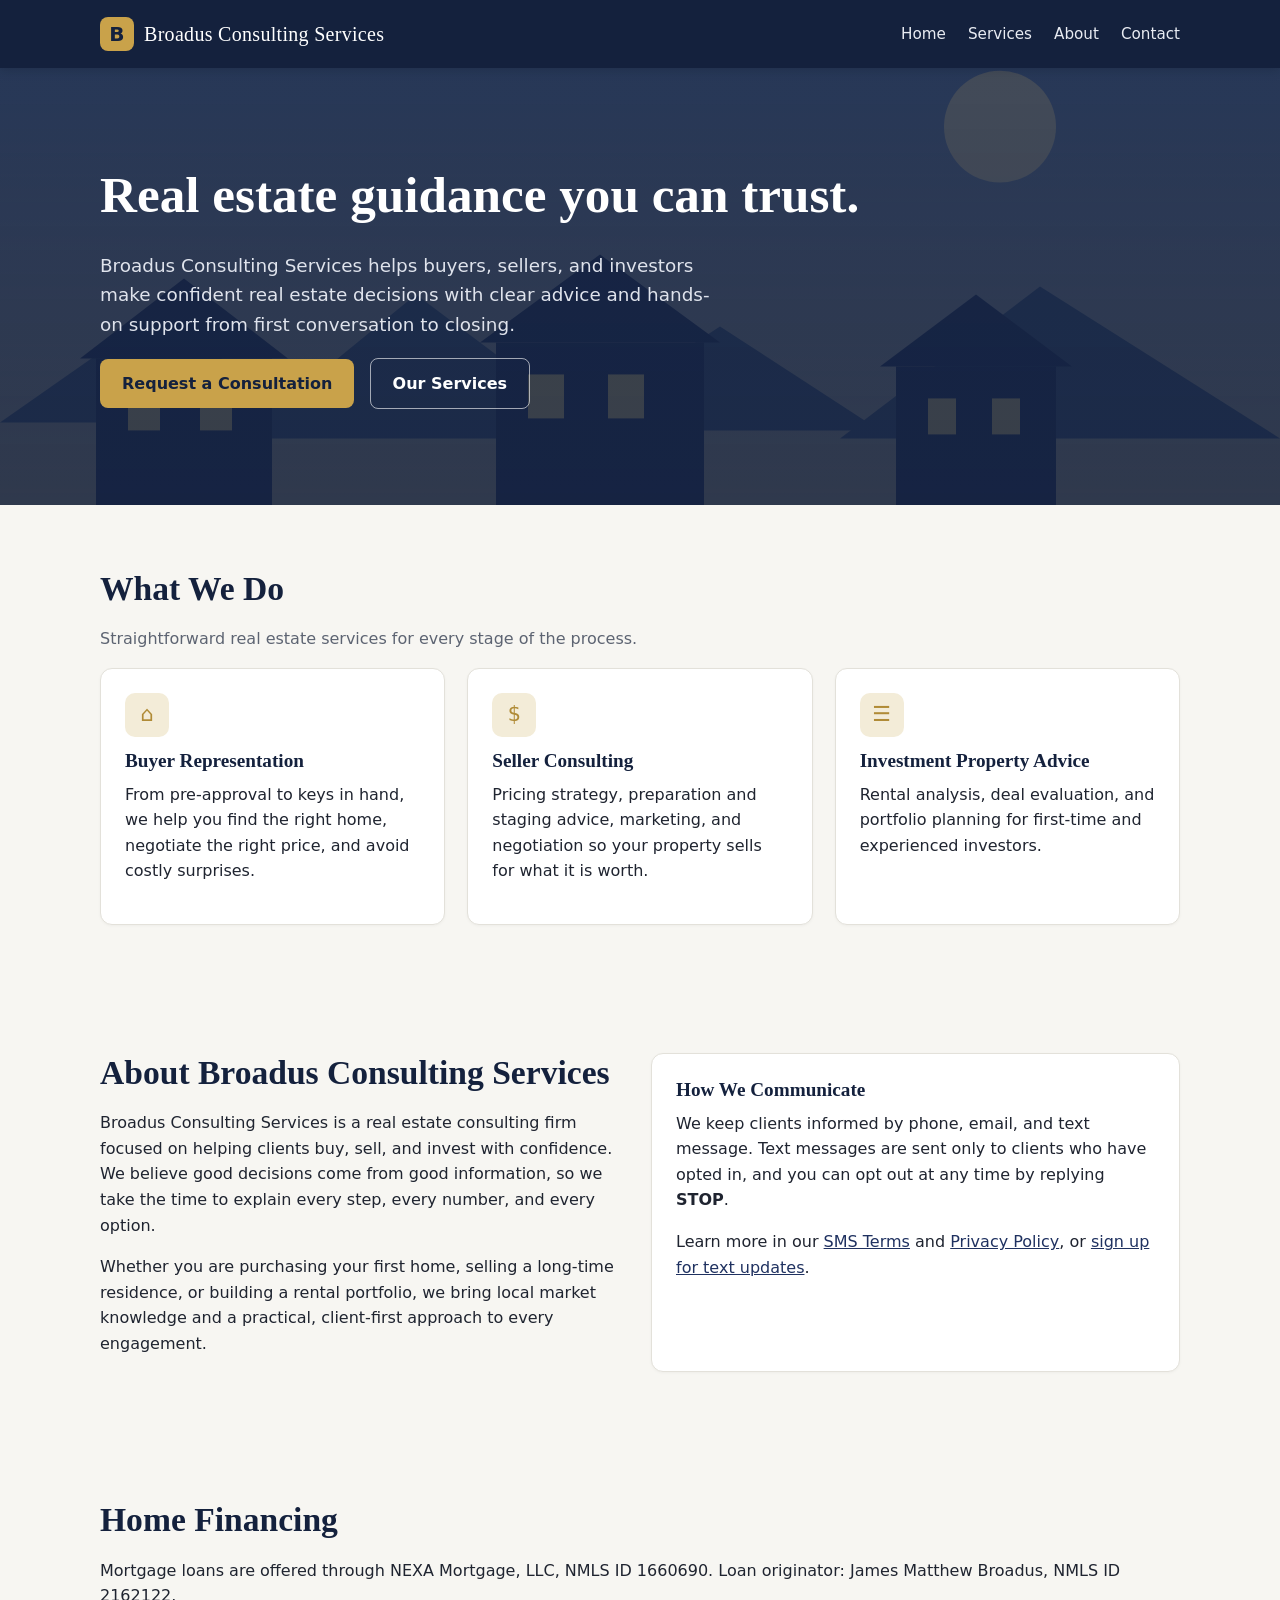
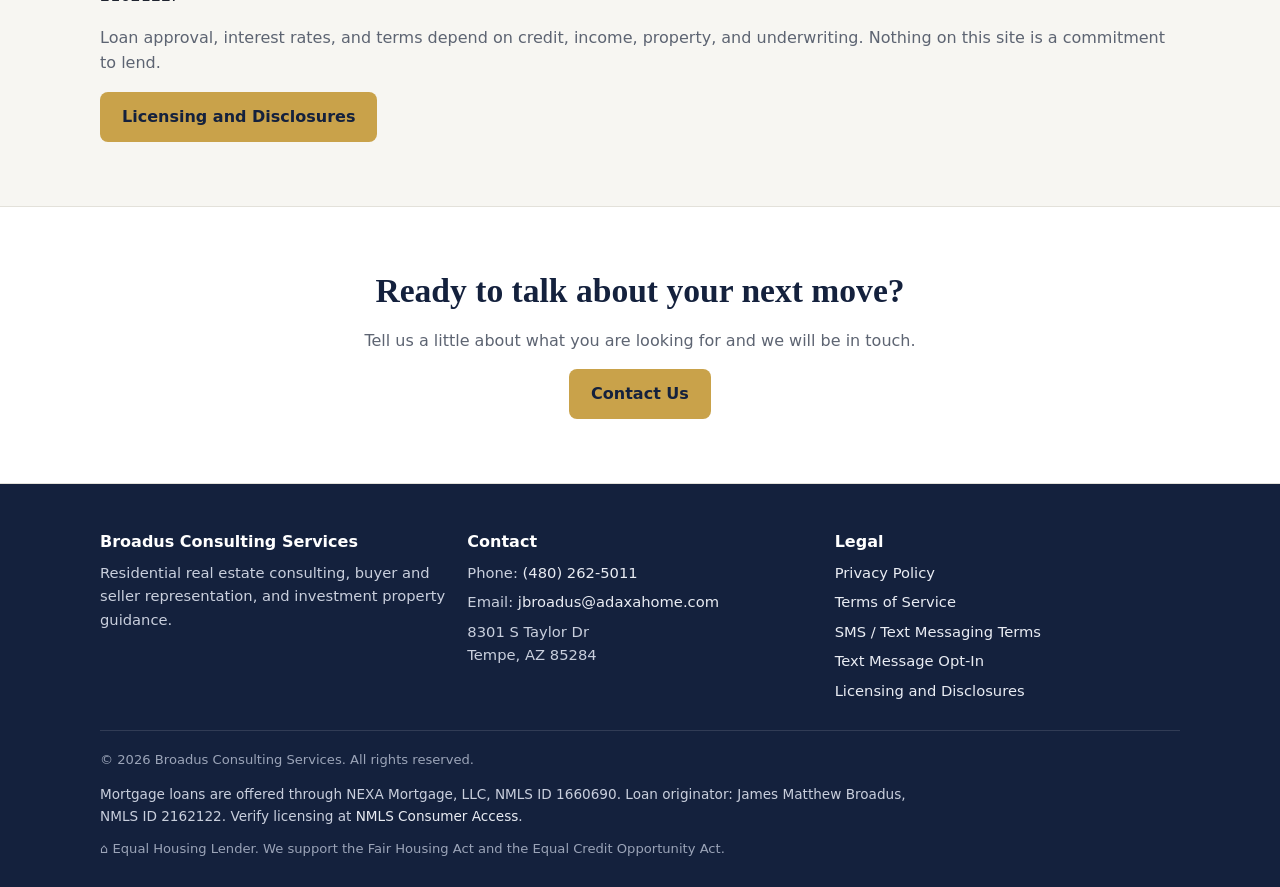
<file: index.html>
<!DOCTYPE html>
<html lang="en">
<head>
<meta charset="UTF-8">
<meta name="viewport" content="width=device-width, initial-scale=1.0">
<title>Real Estate Consulting | Broadus Consulting Services</title>
<meta name="description" content="Broadus Consulting Services provides buyer representation, seller consulting, and investment property advice.">
<link rel="stylesheet" href="styles.css">
</head>
<body>
<header class="site-header">
  <div class="container">
    <a class="brand" href="index.html"><span class="mark">B</span>Broadus Consulting Services</a>
    <button class="nav-toggle" aria-label="Toggle menu" onclick="document.getElementById('nav').classList.toggle('open')">&#9776;</button>
    <nav class="main" id="nav">
      <ul>
        <li><a href="index.html">Home</a></li>
        <li><a href="index.html#services">Services</a></li>
        <li><a href="index.html#about">About</a></li>
        <li><a href="contact.html">Contact</a></li>
      </ul>
    </nav>
  </div>
</header>
<section class="hero">
  <div class="container">
    <h1>Real estate guidance you can trust.</h1>
    <p>Broadus Consulting Services helps buyers, sellers, and investors make confident real estate decisions with clear advice and hands-on support from first conversation to closing.</p>
    <a class="btn" href="contact.html">Request a Consultation</a>
    <a class="btn outline" href="#services">Our Services</a>
  </div>
</section>

<section id="services">
  <div class="container">
    <h2>What We Do</h2>
    <p class="muted">Straightforward real estate services for every stage of the process.</p>
    <div class="grid cols-3">
      <div class="card"><div class="icon">&#8962;</div><h3>Buyer Representation</h3><p>From pre-approval to keys in hand, we help you find the right home, negotiate the right price, and avoid costly surprises.</p></div>
      <div class="card"><div class="icon">&#36;</div><h3>Seller Consulting</h3><p>Pricing strategy, preparation and staging advice, marketing, and negotiation so your property sells for what it is worth.</p></div>
      <div class="card"><div class="icon">&#9776;</div><h3>Investment Property Advice</h3><p>Rental analysis, deal evaluation, and portfolio planning for first-time and experienced investors.</p></div>
    </div>
  </div>
</section>

<section id="about">
  <div class="container grid cols-2">
    <div>
      <h2>About Broadus Consulting Services</h2>
      <p>Broadus Consulting Services is a real estate consulting firm focused on helping clients buy, sell, and invest with confidence. We believe good decisions come from good information, so we take the time to explain every step, every number, and every option.</p>
      <p>Whether you are purchasing your first home, selling a long-time residence, or building a rental portfolio, we bring local market knowledge and a practical, client-first approach to every engagement.</p>
    </div>
    <div class="card">
      <h3>How We Communicate</h3>
      <p>We keep clients informed by phone, email, and text message. Text messages are sent only to clients who have opted in, and you can opt out at any time by replying <strong>STOP</strong>.</p>
      <p>Learn more in our <a href="sms-terms.html">SMS Terms</a> and <a href="privacy-policy.html">Privacy Policy</a>, or <a href="contact.html">sign up for text updates</a>.</p>
    </div>
  </div>
</section>

<section id="financing">
  <div class="container">
    <h2>Home Financing</h2>
    <p>Mortgage loans are offered through NEXA Mortgage, LLC, NMLS ID 1660690. Loan originator: James Matthew Broadus, NMLS ID 2162122.</p>
    <p class="muted">Loan approval, interest rates, and terms depend on credit, income, property, and underwriting. Nothing on this site is a commitment to lend.</p>
    <a class="btn" href="disclosures.html">Licensing and Disclosures</a>
  </div>
</section>

<section class="alt" id="cta">
  <div class="container" style="text-align:center">
    <h2>Ready to talk about your next move?</h2>
    <p class="muted">Tell us a little about what you are looking for and we will be in touch.</p>
    <a class="btn" href="contact.html">Contact Us</a>
  </div>
</section>
<footer>
  <div class="container">
    <div class="grid cols-3">
      <div>
        <h3>Broadus Consulting Services</h3>
        <p>Residential real estate consulting, buyer and seller representation, and investment property guidance.</p>
      </div>
      <div>
        <h3>Contact</h3>
        <ul>
          <li>Phone: <a href="tel:+14802625011">(480) 262-5011</a></li>
          <li>Email: <a href="mailto:jbroadus@adaxahome.com">jbroadus@adaxahome.com</a></li>
          <li>8301 S Taylor Dr<br>Tempe, AZ 85284</li>
        </ul>
      </div>
      <div>
        <h3>Legal</h3>
        <ul>
          <li><a href="privacy-policy.html">Privacy Policy</a></li>
          <li><a href="terms.html">Terms of Service</a></li>
          <li><a href="sms-terms.html">SMS / Text Messaging Terms</a></li>
          <li><a href="contact.html">Text Message Opt-In</a></li>
          <li><a href="disclosures.html">Licensing and Disclosures</a></li>
        </ul>
      </div>
    </div>
    <div class="legalline">
      &copy; <span id="year"></span> Broadus Consulting Services. All rights reserved.
      <p class="mortgage-disclosure">Mortgage loans are offered through NEXA Mortgage, LLC, NMLS ID 1660690. Loan originator: James Matthew Broadus, NMLS ID 2162122. Verify licensing at <a href="https://www.nmlsconsumeraccess.org/" target="_blank" rel="noopener">NMLS Consumer Access</a>.</p>
      <div class="eho">&#8962; Equal Housing Lender. We support the Fair Housing Act and the Equal Credit Opportunity Act.</div>
    </div>
  </div>
</footer>
<script>document.getElementById('year').textContent=new Date().getFullYear();</script>
</body>
</html>
</file>
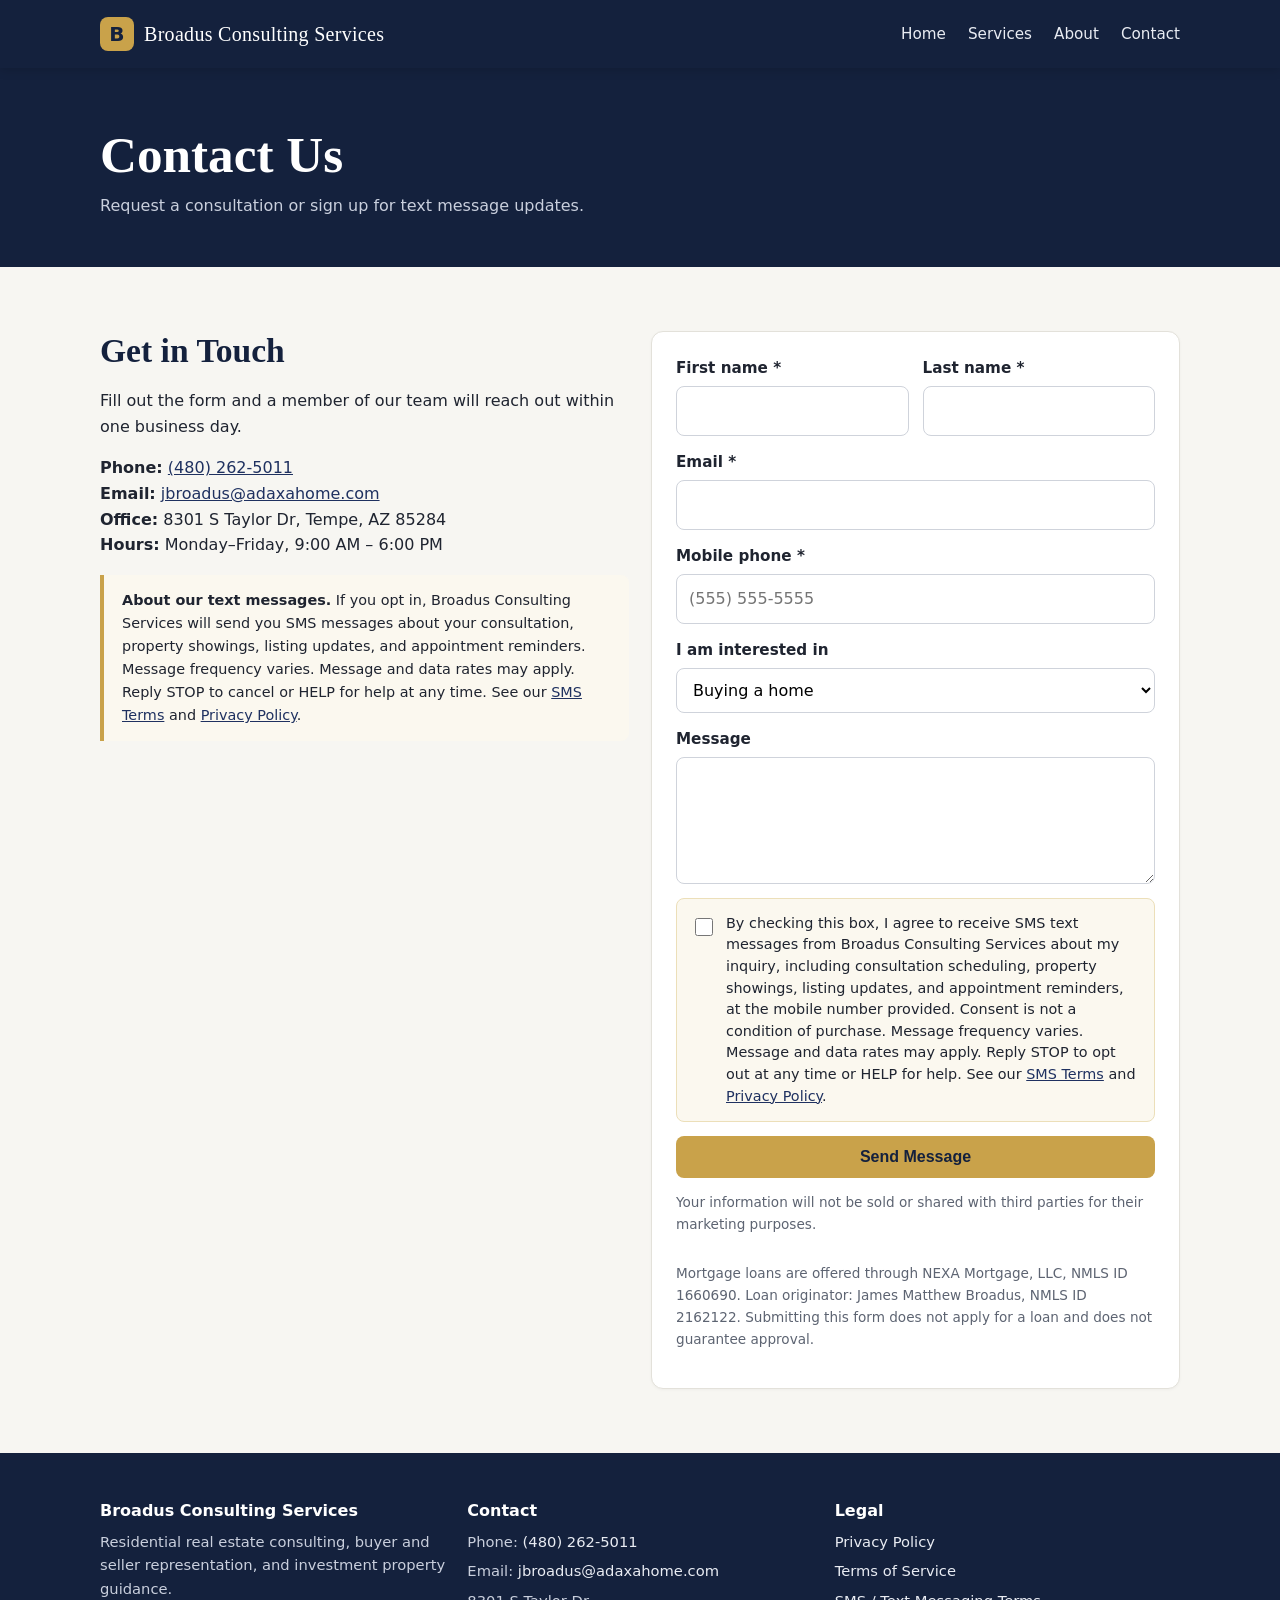
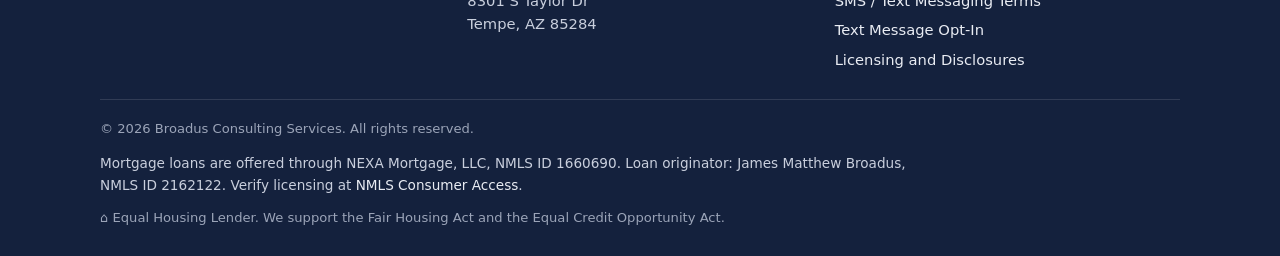
<file: contact.html>
<!DOCTYPE html>
<html lang="en">
<head>
<meta charset="UTF-8">
<meta name="viewport" content="width=device-width, initial-scale=1.0">
<title>Contact Us | Broadus Consulting Services</title>
<meta name="description" content="Contact Broadus Consulting Services or opt in to text message updates.">
<link rel="stylesheet" href="styles.css">
</head>
<body>
<header class="site-header">
  <div class="container">
    <a class="brand" href="index.html"><span class="mark">B</span>Broadus Consulting Services</a>
    <button class="nav-toggle" aria-label="Toggle menu" onclick="document.getElementById('nav').classList.toggle('open')">&#9776;</button>
    <nav class="main" id="nav">
      <ul>
        <li><a href="index.html">Home</a></li>
        <li><a href="index.html#services">Services</a></li>
        <li><a href="index.html#about">About</a></li>
        <li><a href="contact.html">Contact</a></li>
      </ul>
    </nav>
  </div>
</header>
<div class="page-title"><div class="container"><h1>Contact Us</h1><p>Request a consultation or sign up for text message updates.</p></div></div>
<section>
  <div class="container grid cols-2">
    <div>
      <h2>Get in Touch</h2>
      <p>Fill out the form and a member of our team will reach out within one business day.</p>
      <p><strong>Phone:</strong> <a href="tel:+14802625011">(480) 262-5011</a><br>
      <strong>Email:</strong> <a href="mailto:jbroadus@adaxahome.com">jbroadus@adaxahome.com</a><br>
      <strong>Office:</strong> 8301 S Taylor Dr, Tempe, AZ 85284<br>
      <strong>Hours:</strong> Monday&ndash;Friday, 9:00 AM &ndash; 6:00 PM</p>
      <div class="callout small">
        <strong>About our text messages.</strong> If you opt in, Broadus Consulting Services will send you SMS messages about your consultation, property showings, listing updates, and appointment reminders. Message frequency varies. Message and data rates may apply. Reply STOP to cancel or HELP for help at any time. See our <a href="sms-terms.html">SMS Terms</a> and <a href="privacy-policy.html">Privacy Policy</a>.
      </div>
    </div>
    <div class="card">
      <form id="contact-form" name="contact" method="post" action="/" data-netlify="true" netlify-honeypot="bot-field" novalidate>
        <input type="hidden" name="form-name" value="contact">
        <p style="display:none"><label>Leave this empty: <input name="bot-field"></label></p>
        <div class="row">
          <div class="field"><label for="first">First name *</label><input type="text" id="first" name="first_name" required autocomplete="given-name"></div>
          <div class="field"><label for="last">Last name *</label><input type="text" id="last" name="last_name" required autocomplete="family-name"></div>
        </div>
        <div class="field"><label for="email">Email *</label><input type="email" id="email" name="email" required autocomplete="email"></div>
        <div class="field"><label for="phone">Mobile phone *</label><input type="tel" id="phone" name="phone" required autocomplete="tel" placeholder="(555) 555-5555"></div>
        <div class="field"><label for="interest">I am interested in</label>
          <select id="interest" name="interest">
            <option>Buying a home</option><option>Selling a home</option><option>Investment property</option><option>General consultation</option>
          </select></div>
        <div class="field"><label for="message">Message</label><textarea id="message" name="message" rows="4"></textarea></div>
        <div class="consent">
          <input type="checkbox" id="sms_consent" name="sms_consent" value="yes">
          <label for="sms_consent">By checking this box, I agree to receive SMS text messages from Broadus Consulting Services about my inquiry, including consultation scheduling, property showings, listing updates, and appointment reminders, at the mobile number provided. Consent is not a condition of purchase. Message frequency varies. Message and data rates may apply. Reply STOP to opt out at any time or HELP for help. See our <a href="sms-terms.html">SMS Terms</a> and <a href="privacy-policy.html">Privacy Policy</a>.</label>
        </div>
        <button class="btn" type="submit">Send Message</button>
        <p class="form-note">Your information will not be sold or shared with third parties for their marketing purposes.</p>
        <p class="form-note">Mortgage loans are offered through NEXA Mortgage, LLC, NMLS ID 1660690. Loan originator: James Matthew Broadus, NMLS ID 2162122. Submitting this form does not apply for a loan and does not guarantee approval.</p>
        <div class="success" id="form-success">Thank you! Your message has been received. We will be in touch shortly.</div>
      </form>
    </div>
  </div>
</section>
<script>
document.getElementById('contact-form').addEventListener('submit',function(e){
  e.preventDefault();
  if(!this.checkValidity()){this.reportValidity();return;}
  var form=this, btn=form.querySelector('button[type=submit]'); btn.disabled=true;
  // On Netlify this POST is captured by Netlify Forms; elsewhere it is ignored.
  fetch('/',{method:'POST',headers:{'Content-Type':'application/x-www-form-urlencoded'},body:new URLSearchParams(new FormData(form)).toString()})
    .catch(function(){}).finally(function(){form.querySelector('#form-success').style.display='block';});
});
</script>
<footer>
  <div class="container">
    <div class="grid cols-3">
      <div>
        <h3>Broadus Consulting Services</h3>
        <p>Residential real estate consulting, buyer and seller representation, and investment property guidance.</p>
      </div>
      <div>
        <h3>Contact</h3>
        <ul>
          <li>Phone: <a href="tel:+14802625011">(480) 262-5011</a></li>
          <li>Email: <a href="mailto:jbroadus@adaxahome.com">jbroadus@adaxahome.com</a></li>
          <li>8301 S Taylor Dr<br>Tempe, AZ 85284</li>
        </ul>
      </div>
      <div>
        <h3>Legal</h3>
        <ul>
          <li><a href="privacy-policy.html">Privacy Policy</a></li>
          <li><a href="terms.html">Terms of Service</a></li>
          <li><a href="sms-terms.html">SMS / Text Messaging Terms</a></li>
          <li><a href="contact.html">Text Message Opt-In</a></li>
          <li><a href="disclosures.html">Licensing and Disclosures</a></li>
        </ul>
      </div>
    </div>
    <div class="legalline">
      &copy; <span id="year"></span> Broadus Consulting Services. All rights reserved.
      <p class="mortgage-disclosure">Mortgage loans are offered through NEXA Mortgage, LLC, NMLS ID 1660690. Loan originator: James Matthew Broadus, NMLS ID 2162122. Verify licensing at <a href="https://www.nmlsconsumeraccess.org/" target="_blank" rel="noopener">NMLS Consumer Access</a>.</p>
      <div class="eho">&#8962; Equal Housing Lender. We support the Fair Housing Act and the Equal Credit Opportunity Act.</div>
    </div>
  </div>
</footer>
<script>document.getElementById('year').textContent=new Date().getFullYear();</script>
</body>
</html>
</file>
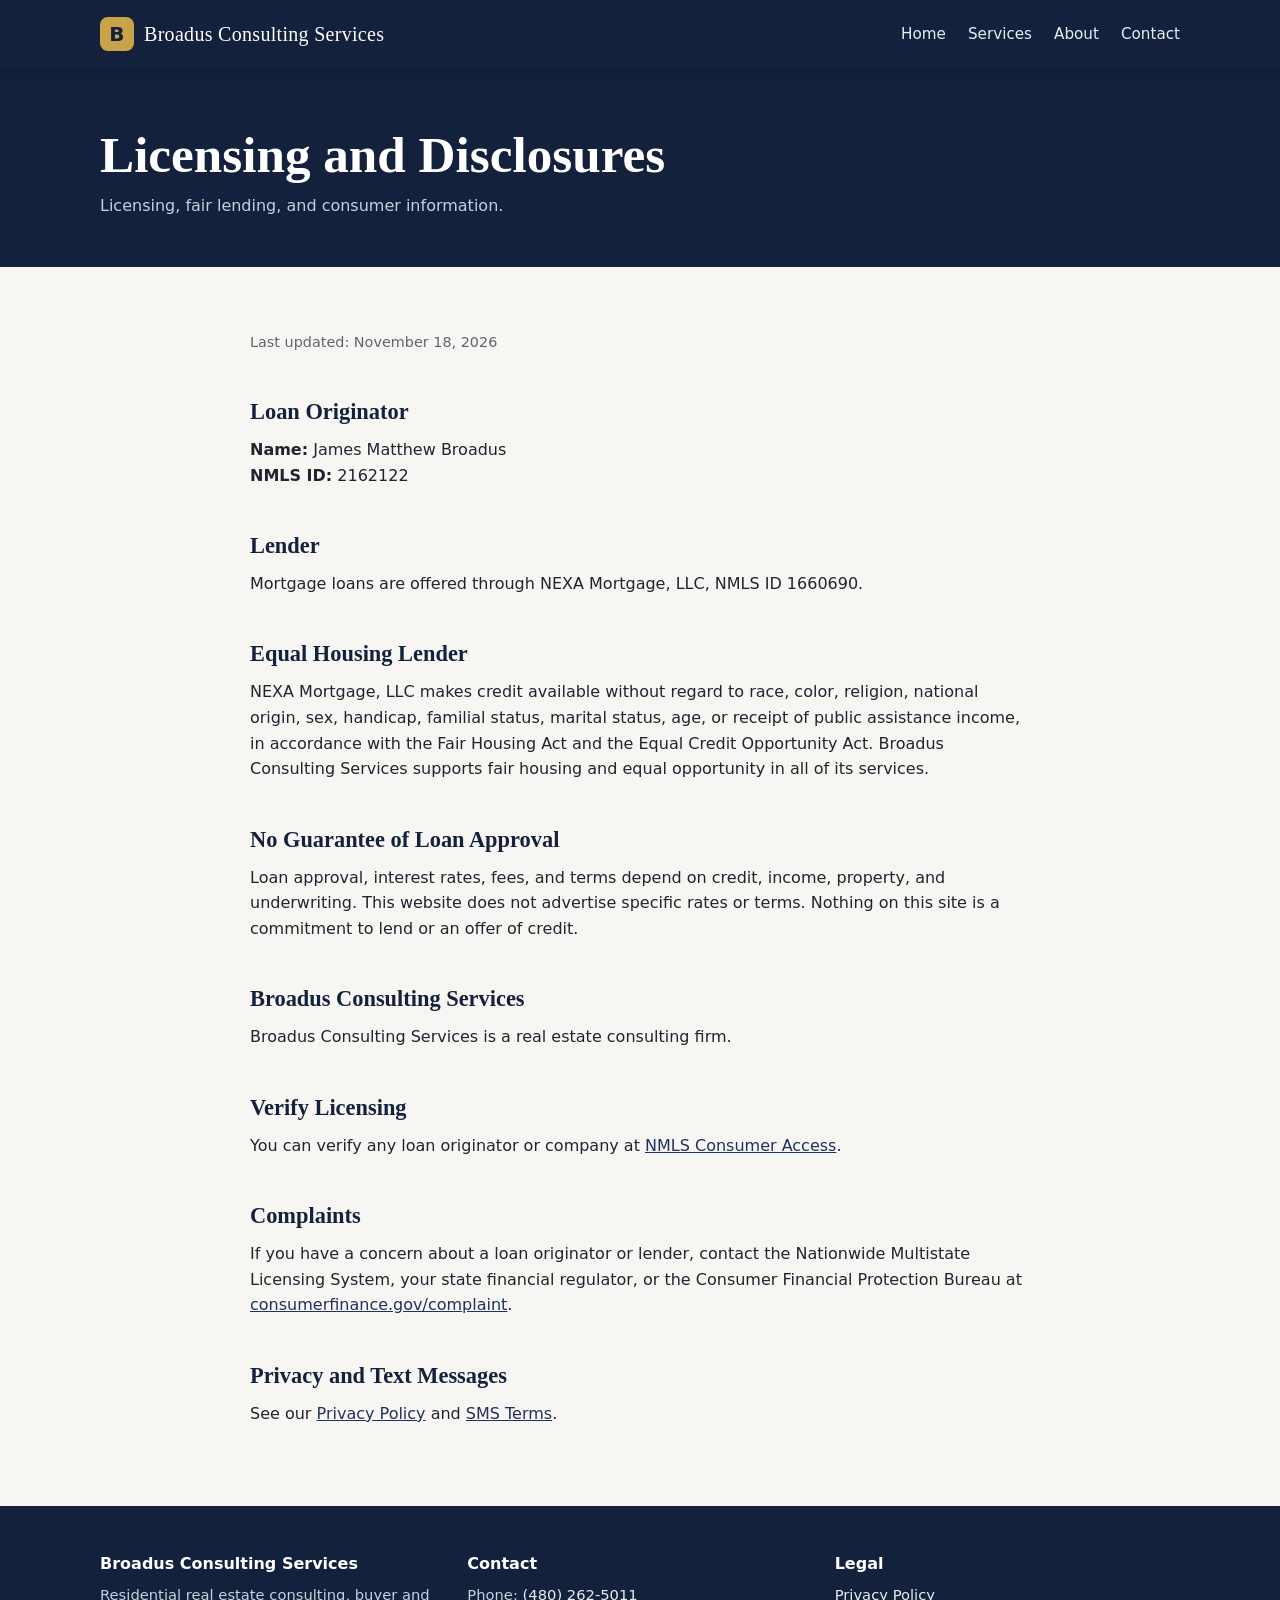
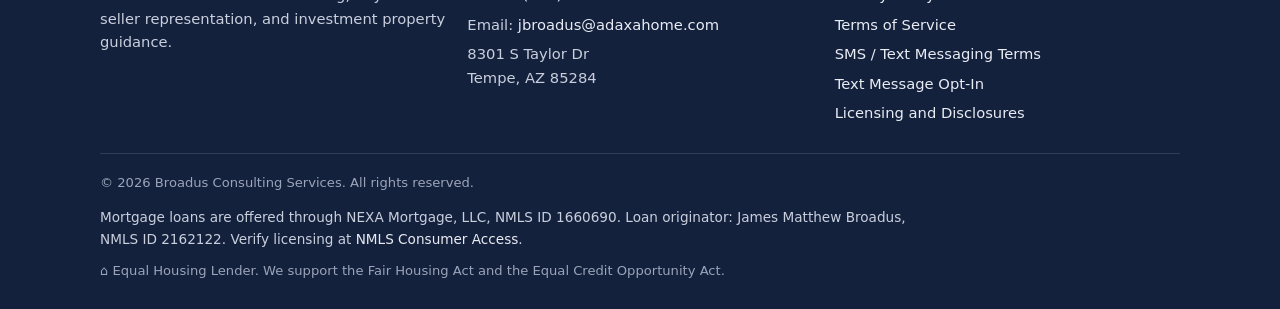
<file: disclosures.html>
<!DOCTYPE html>
<html lang="en">
<head>
<meta charset="UTF-8">
<meta name="viewport" content="width=device-width, initial-scale=1.0">
<title>Licensing and Disclosures | Broadus Consulting Services</title>
<meta name="description" content="Licensing, Equal Housing Lender, and consumer disclosures for Broadus Consulting Services.">
<link rel="stylesheet" href="styles.css">
</head>
<body>
<header class="site-header">
  <div class="container">
    <a class="brand" href="index.html"><span class="mark">B</span>Broadus Consulting Services</a>
    <button class="nav-toggle" aria-label="Toggle menu" onclick="document.getElementById('nav').classList.toggle('open')">&#9776;</button>
    <nav class="main" id="nav">
      <ul>
        <li><a href="index.html">Home</a></li>
        <li><a href="index.html#services">Services</a></li>
        <li><a href="index.html#about">About</a></li>
        <li><a href="contact.html">Contact</a></li>
      </ul>
    </nav>
  </div>
</header>
<div class="page-title"><div class="container"><h1>Licensing and Disclosures</h1><p>Licensing, fair lending, and consumer information.</p></div></div>
<section><div class="container legal">
<p class="updated">Last updated: November 18, 2026</p>

<h2>Loan Originator</h2>
<p><strong>Name:</strong> James Matthew Broadus<br><strong>NMLS ID:</strong> 2162122</p>

<h2>Lender</h2>
<p>Mortgage loans are offered through NEXA Mortgage, LLC, NMLS ID 1660690.</p>

<h2>Equal Housing Lender</h2>
<p>NEXA Mortgage, LLC makes credit available without regard to race, color, religion, national origin, sex, handicap, familial status, marital status, age, or receipt of public assistance income, in accordance with the Fair Housing Act and the Equal Credit Opportunity Act. Broadus Consulting Services supports fair housing and equal opportunity in all of its services.</p>

<h2>No Guarantee of Loan Approval</h2>
<p>Loan approval, interest rates, fees, and terms depend on credit, income, property, and underwriting. This website does not advertise specific rates or terms. Nothing on this site is a commitment to lend or an offer of credit.</p>

<h2>Broadus Consulting Services</h2>
<p>Broadus Consulting Services is a real estate consulting firm.</p>

<h2>Verify Licensing</h2>
<p>You can verify any loan originator or company at <a href="https://www.nmlsconsumeraccess.org/" target="_blank" rel="noopener">NMLS Consumer Access</a>.</p>

<h2>Complaints</h2>
<p>If you have a concern about a loan originator or lender, contact the Nationwide Multistate Licensing System, your state financial regulator, or the Consumer Financial Protection Bureau at <a href="https://www.consumerfinance.gov/complaint/" target="_blank" rel="noopener">consumerfinance.gov/complaint</a>.</p>

<h2>Privacy and Text Messages</h2>
<p>See our <a href="privacy-policy.html">Privacy Policy</a> and <a href="sms-terms.html">SMS Terms</a>.</p>
</div></section>
<footer>
  <div class="container">
    <div class="grid cols-3">
      <div>
        <h3>Broadus Consulting Services</h3>
        <p>Residential real estate consulting, buyer and seller representation, and investment property guidance.</p>
      </div>
      <div>
        <h3>Contact</h3>
        <ul>
          <li>Phone: <a href="tel:+14802625011">(480) 262-5011</a></li>
          <li>Email: <a href="mailto:jbroadus@adaxahome.com">jbroadus@adaxahome.com</a></li>
          <li>8301 S Taylor Dr<br>Tempe, AZ 85284</li>
        </ul>
      </div>
      <div>
        <h3>Legal</h3>
        <ul>
          <li><a href="privacy-policy.html">Privacy Policy</a></li>
          <li><a href="terms.html">Terms of Service</a></li>
          <li><a href="sms-terms.html">SMS / Text Messaging Terms</a></li>
          <li><a href="contact.html">Text Message Opt-In</a></li>
          <li><a href="disclosures.html">Licensing and Disclosures</a></li>
        </ul>
      </div>
    </div>
    <div class="legalline">
      &copy; <span id="year"></span> Broadus Consulting Services. All rights reserved.
      <p class="mortgage-disclosure">Mortgage loans are offered through NEXA Mortgage, LLC, NMLS ID 1660690. Loan originator: James Matthew Broadus, NMLS ID 2162122. Verify licensing at <a href="https://www.nmlsconsumeraccess.org/" target="_blank" rel="noopener">NMLS Consumer Access</a>.</p>
      <div class="eho">&#8962; Equal Housing Lender. We support the Fair Housing Act and the Equal Credit Opportunity Act.</div>
    </div>
  </div>
</footer>
<script>document.getElementById('year').textContent=new Date().getFullYear();</script>
</body>
</html>
</file>
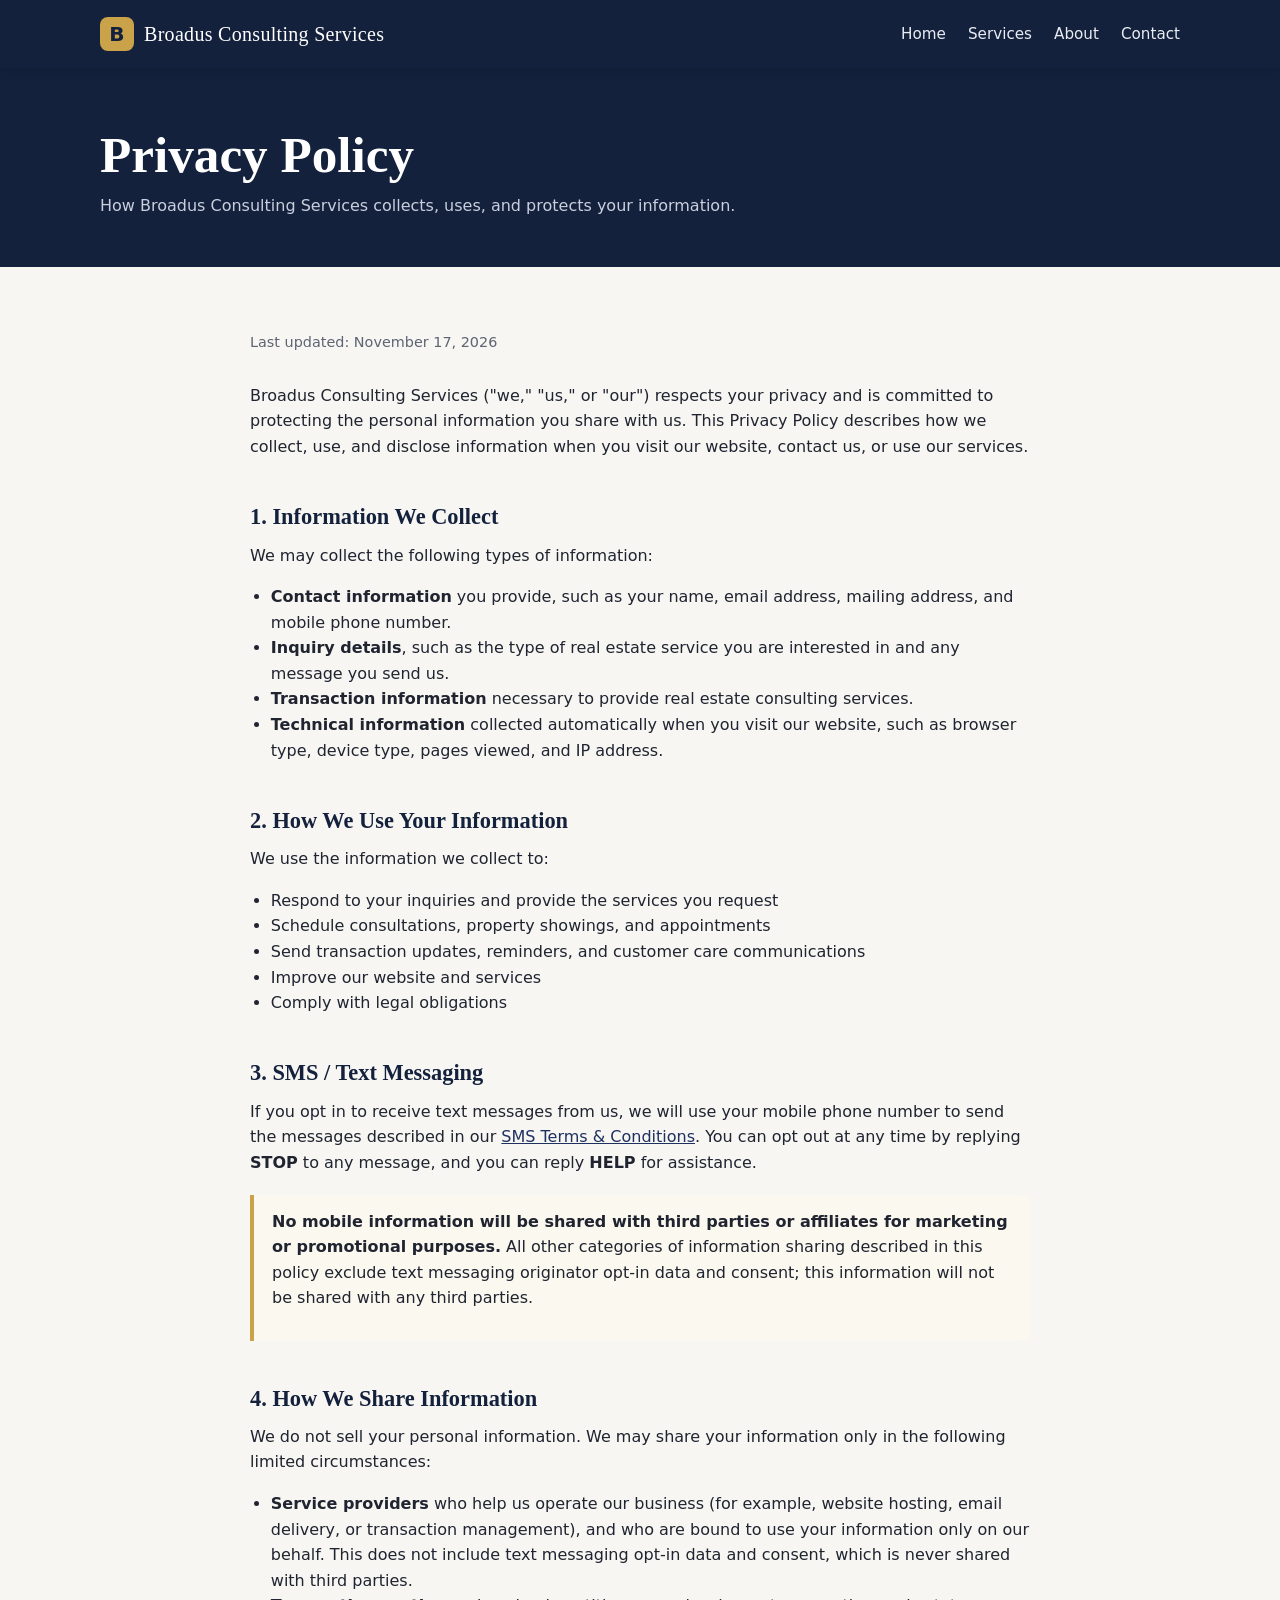
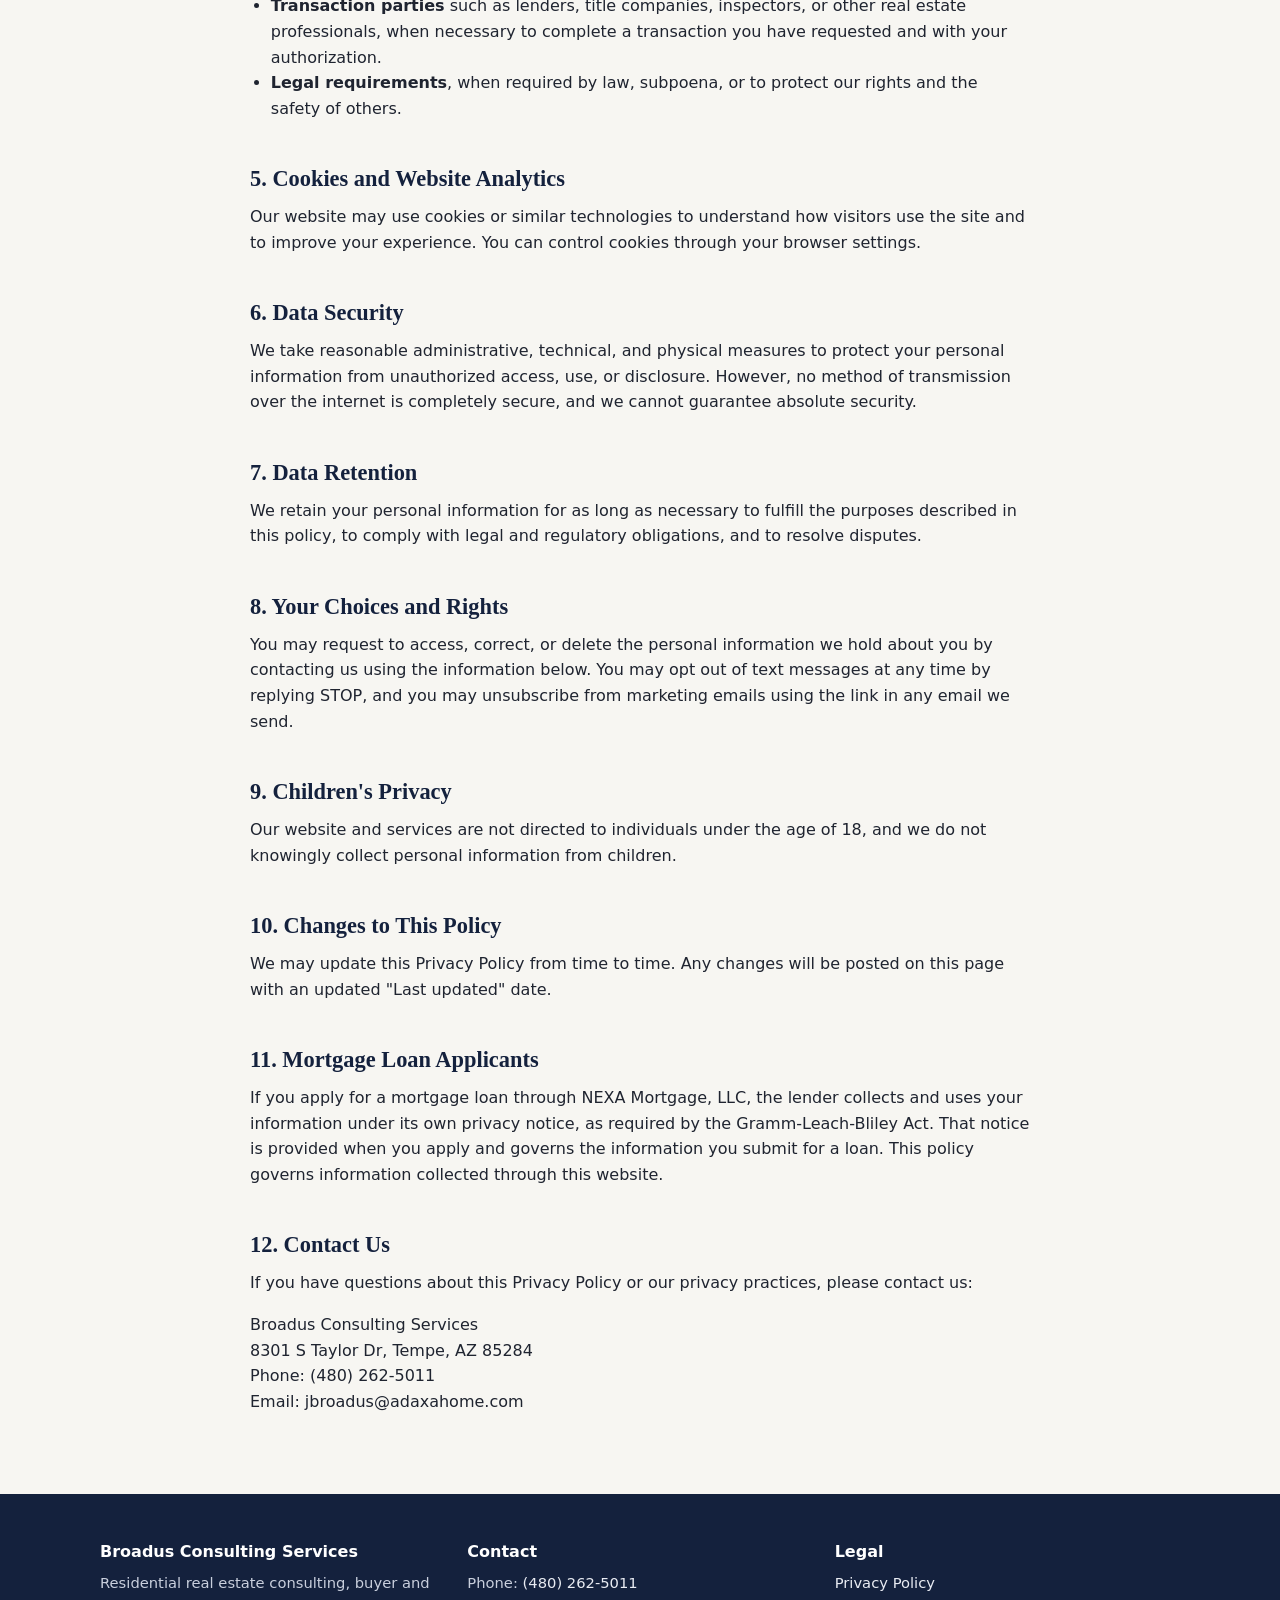
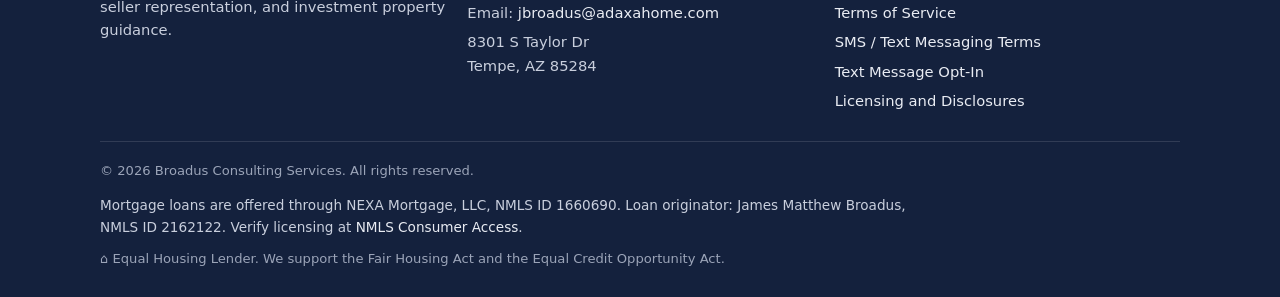
<file: privacy-policy.html>
<!DOCTYPE html>
<html lang="en">
<head>
<meta charset="UTF-8">
<meta name="viewport" content="width=device-width, initial-scale=1.0">
<title>Privacy Policy | Broadus Consulting Services</title>
<meta name="description" content="Privacy Policy for Broadus Consulting Services.">
<link rel="stylesheet" href="styles.css">
</head>
<body>
<header class="site-header">
  <div class="container">
    <a class="brand" href="index.html"><span class="mark">B</span>Broadus Consulting Services</a>
    <button class="nav-toggle" aria-label="Toggle menu" onclick="document.getElementById('nav').classList.toggle('open')">&#9776;</button>
    <nav class="main" id="nav">
      <ul>
        <li><a href="index.html">Home</a></li>
        <li><a href="index.html#services">Services</a></li>
        <li><a href="index.html#about">About</a></li>
        <li><a href="contact.html">Contact</a></li>
      </ul>
    </nav>
  </div>
</header>
<div class="page-title"><div class="container"><h1>Privacy Policy</h1><p>How Broadus Consulting Services collects, uses, and protects your information.</p></div></div>
<section><div class="container legal">
<p class="updated">Last updated: November 17, 2026</p>

<p>Broadus Consulting Services ("we," "us," or "our") respects your privacy and is committed to protecting the personal information you share with us. This Privacy Policy describes how we collect, use, and disclose information when you visit our website, contact us, or use our services.</p>

<h2>1. Information We Collect</h2>
<p>We may collect the following types of information:</p>
<ul>
  <li><strong>Contact information</strong> you provide, such as your name, email address, mailing address, and mobile phone number.</li>
  <li><strong>Inquiry details</strong>, such as the type of real estate service you are interested in and any message you send us.</li>
  <li><strong>Transaction information</strong> necessary to provide real estate consulting services.</li>
  <li><strong>Technical information</strong> collected automatically when you visit our website, such as browser type, device type, pages viewed, and IP address.</li>
</ul>

<h2>2. How We Use Your Information</h2>
<p>We use the information we collect to:</p>
<ul>
  <li>Respond to your inquiries and provide the services you request</li>
  <li>Schedule consultations, property showings, and appointments</li>
  <li>Send transaction updates, reminders, and customer care communications</li>
  <li>Improve our website and services</li>
  <li>Comply with legal obligations</li>
</ul>

<h2>3. SMS / Text Messaging</h2>
<p>If you opt in to receive text messages from us, we will use your mobile phone number to send the messages described in our <a href="sms-terms.html">SMS Terms &amp; Conditions</a>. You can opt out at any time by replying <strong>STOP</strong> to any message, and you can reply <strong>HELP</strong> for assistance.</p>
<div class="callout">
<p><strong>No mobile information will be shared with third parties or affiliates for marketing or promotional purposes.</strong> All other categories of information sharing described in this policy exclude text messaging originator opt-in data and consent; this information will not be shared with any third parties.</p>
</div>

<h2>4. How We Share Information</h2>
<p>We do not sell your personal information. We may share your information only in the following limited circumstances:</p>
<ul>
  <li><strong>Service providers</strong> who help us operate our business (for example, website hosting, email delivery, or transaction management), and who are bound to use your information only on our behalf. This does not include text messaging opt-in data and consent, which is never shared with third parties.</li>
  <li><strong>Transaction parties</strong> such as lenders, title companies, inspectors, or other real estate professionals, when necessary to complete a transaction you have requested and with your authorization.</li>
  <li><strong>Legal requirements</strong>, when required by law, subpoena, or to protect our rights and the safety of others.</li>
</ul>

<h2>5. Cookies and Website Analytics</h2>
<p>Our website may use cookies or similar technologies to understand how visitors use the site and to improve your experience. You can control cookies through your browser settings.</p>

<h2>6. Data Security</h2>
<p>We take reasonable administrative, technical, and physical measures to protect your personal information from unauthorized access, use, or disclosure. However, no method of transmission over the internet is completely secure, and we cannot guarantee absolute security.</p>

<h2>7. Data Retention</h2>
<p>We retain your personal information for as long as necessary to fulfill the purposes described in this policy, to comply with legal and regulatory obligations, and to resolve disputes.</p>

<h2>8. Your Choices and Rights</h2>
<p>You may request to access, correct, or delete the personal information we hold about you by contacting us using the information below. You may opt out of text messages at any time by replying STOP, and you may unsubscribe from marketing emails using the link in any email we send.</p>

<h2>9. Children's Privacy</h2>
<p>Our website and services are not directed to individuals under the age of 18, and we do not knowingly collect personal information from children.</p>

<h2>10. Changes to This Policy</h2>
<p>We may update this Privacy Policy from time to time. Any changes will be posted on this page with an updated "Last updated" date.</p>

<h2>11. Mortgage Loan Applicants</h2>
<p>If you apply for a mortgage loan through NEXA Mortgage, LLC, the lender collects and uses your information under its own privacy notice, as required by the Gramm-Leach-Bliley Act. That notice is provided when you apply and governs the information you submit for a loan. This policy governs information collected through this website.</p>

<h2>12. Contact Us</h2>
<p>If you have questions about this Privacy Policy or our privacy practices, please contact us:</p>
<p>Broadus Consulting Services<br>8301 S Taylor Dr, Tempe, AZ 85284<br>Phone: (480) 262-5011<br>Email: jbroadus@adaxahome.com</p>
</div></section>
<footer>
  <div class="container">
    <div class="grid cols-3">
      <div>
        <h3>Broadus Consulting Services</h3>
        <p>Residential real estate consulting, buyer and seller representation, and investment property guidance.</p>
      </div>
      <div>
        <h3>Contact</h3>
        <ul>
          <li>Phone: <a href="tel:+14802625011">(480) 262-5011</a></li>
          <li>Email: <a href="mailto:jbroadus@adaxahome.com">jbroadus@adaxahome.com</a></li>
          <li>8301 S Taylor Dr<br>Tempe, AZ 85284</li>
        </ul>
      </div>
      <div>
        <h3>Legal</h3>
        <ul>
          <li><a href="privacy-policy.html">Privacy Policy</a></li>
          <li><a href="terms.html">Terms of Service</a></li>
          <li><a href="sms-terms.html">SMS / Text Messaging Terms</a></li>
          <li><a href="contact.html">Text Message Opt-In</a></li>
          <li><a href="disclosures.html">Licensing and Disclosures</a></li>
        </ul>
      </div>
    </div>
    <div class="legalline">
      &copy; <span id="year"></span> Broadus Consulting Services. All rights reserved.
      <p class="mortgage-disclosure">Mortgage loans are offered through NEXA Mortgage, LLC, NMLS ID 1660690. Loan originator: James Matthew Broadus, NMLS ID 2162122. Verify licensing at <a href="https://www.nmlsconsumeraccess.org/" target="_blank" rel="noopener">NMLS Consumer Access</a>.</p>
      <div class="eho">&#8962; Equal Housing Lender. We support the Fair Housing Act and the Equal Credit Opportunity Act.</div>
    </div>
  </div>
</footer>
<script>document.getElementById('year').textContent=new Date().getFullYear();</script>
</body>
</html>
</file>
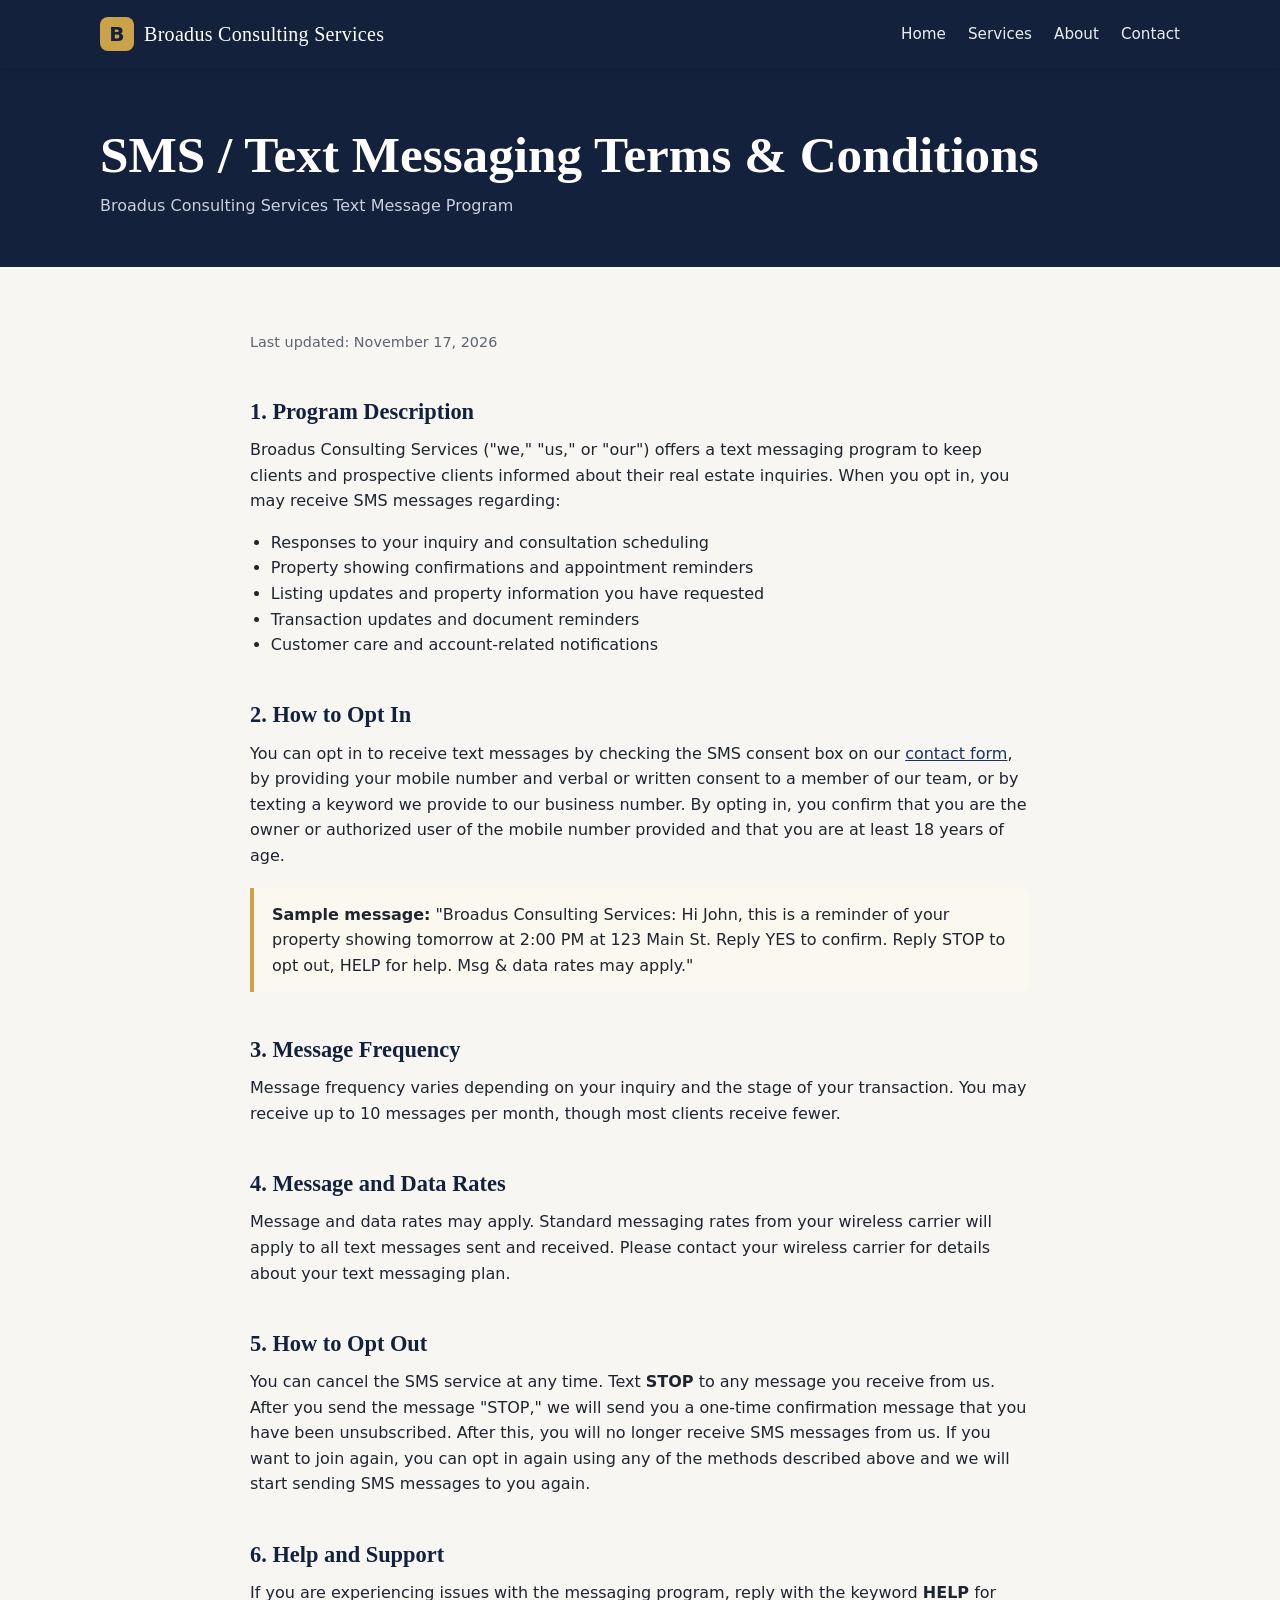
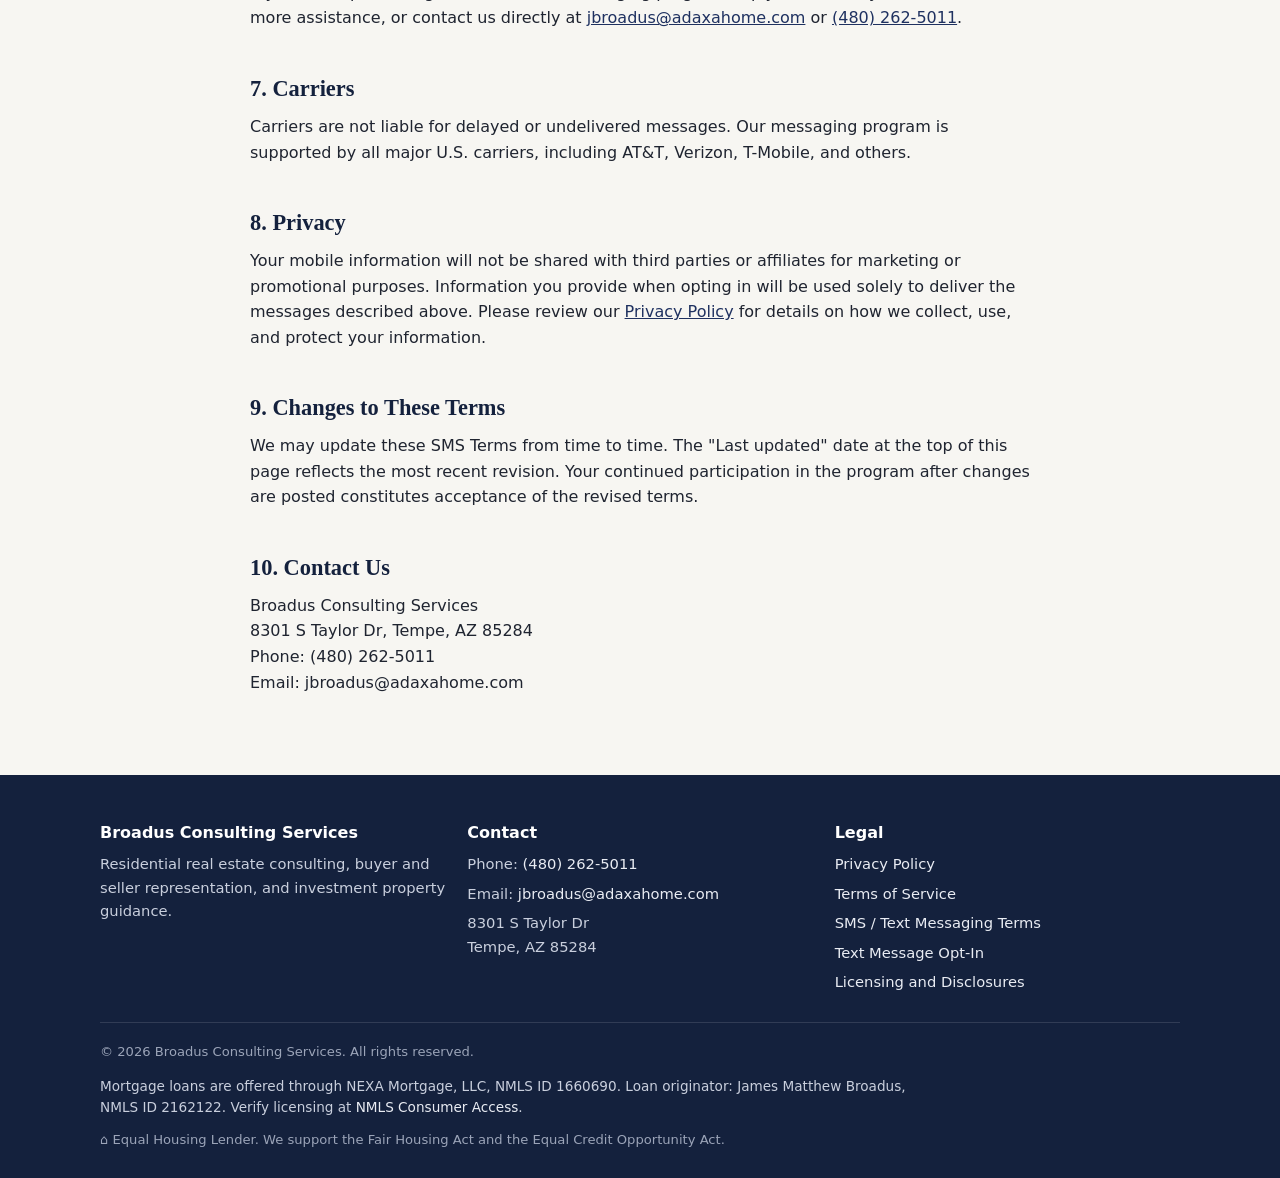
<file: sms-terms.html>
<!DOCTYPE html>
<html lang="en">
<head>
<meta charset="UTF-8">
<meta name="viewport" content="width=device-width, initial-scale=1.0">
<title>SMS Terms and Conditions | Broadus Consulting Services</title>
<meta name="description" content="Terms and conditions for the Broadus Consulting Services text messaging program.">
<link rel="stylesheet" href="styles.css">
</head>
<body>
<header class="site-header">
  <div class="container">
    <a class="brand" href="index.html"><span class="mark">B</span>Broadus Consulting Services</a>
    <button class="nav-toggle" aria-label="Toggle menu" onclick="document.getElementById('nav').classList.toggle('open')">&#9776;</button>
    <nav class="main" id="nav">
      <ul>
        <li><a href="index.html">Home</a></li>
        <li><a href="index.html#services">Services</a></li>
        <li><a href="index.html#about">About</a></li>
        <li><a href="contact.html">Contact</a></li>
      </ul>
    </nav>
  </div>
</header>
<div class="page-title"><div class="container"><h1>SMS / Text Messaging Terms &amp; Conditions</h1><p>Broadus Consulting Services Text Message Program</p></div></div>
<section><div class="container legal">
<p class="updated">Last updated: November 17, 2026</p>

<h2>1. Program Description</h2>
<p>Broadus Consulting Services ("we," "us," or "our") offers a text messaging program to keep clients and prospective clients informed about their real estate inquiries. When you opt in, you may receive SMS messages regarding:</p>
<ul>
  <li>Responses to your inquiry and consultation scheduling</li>
  <li>Property showing confirmations and appointment reminders</li>
  <li>Listing updates and property information you have requested</li>
  <li>Transaction updates and document reminders</li>
  <li>Customer care and account-related notifications</li>
</ul>

<h2>2. How to Opt In</h2>
<p>You can opt in to receive text messages by checking the SMS consent box on our <a href="contact.html">contact form</a>, by providing your mobile number and verbal or written consent to a member of our team, or by texting a keyword we provide to our business number. By opting in, you confirm that you are the owner or authorized user of the mobile number provided and that you are at least 18 years of age.</p>

<div class="callout">
<strong>Sample message:</strong> "Broadus Consulting Services: Hi John, this is a reminder of your property showing tomorrow at 2:00 PM at 123 Main St. Reply YES to confirm. Reply STOP to opt out, HELP for help. Msg &amp; data rates may apply."
</div>

<h2>3. Message Frequency</h2>
<p>Message frequency varies depending on your inquiry and the stage of your transaction. You may receive up to 10 messages per month, though most clients receive fewer.</p>

<h2>4. Message and Data Rates</h2>
<p>Message and data rates may apply. Standard messaging rates from your wireless carrier will apply to all text messages sent and received. Please contact your wireless carrier for details about your text messaging plan.</p>

<h2>5. How to Opt Out</h2>
<p>You can cancel the SMS service at any time. Text <strong>STOP</strong> to any message you receive from us. After you send the message "STOP," we will send you a one-time confirmation message that you have been unsubscribed. After this, you will no longer receive SMS messages from us. If you want to join again, you can opt in again using any of the methods described above and we will start sending SMS messages to you again.</p>

<h2>6. Help and Support</h2>
<p>If you are experiencing issues with the messaging program, reply with the keyword <strong>HELP</strong> for more assistance, or contact us directly at <a href="mailto:jbroadus@adaxahome.com">jbroadus@adaxahome.com</a> or <a href="tel:+14802625011">(480) 262-5011</a>.</p>

<h2>7. Carriers</h2>
<p>Carriers are not liable for delayed or undelivered messages. Our messaging program is supported by all major U.S. carriers, including AT&amp;T, Verizon, T-Mobile, and others.</p>

<h2>8. Privacy</h2>
<p>Your mobile information will not be shared with third parties or affiliates for marketing or promotional purposes. Information you provide when opting in will be used solely to deliver the messages described above. Please review our <a href="privacy-policy.html">Privacy Policy</a> for details on how we collect, use, and protect your information.</p>

<h2>9. Changes to These Terms</h2>
<p>We may update these SMS Terms from time to time. The "Last updated" date at the top of this page reflects the most recent revision. Your continued participation in the program after changes are posted constitutes acceptance of the revised terms.</p>

<h2>10. Contact Us</h2>
<p>Broadus Consulting Services<br>8301 S Taylor Dr, Tempe, AZ 85284<br>Phone: (480) 262-5011<br>Email: jbroadus@adaxahome.com</p>
</div></section>
<footer>
  <div class="container">
    <div class="grid cols-3">
      <div>
        <h3>Broadus Consulting Services</h3>
        <p>Residential real estate consulting, buyer and seller representation, and investment property guidance.</p>
      </div>
      <div>
        <h3>Contact</h3>
        <ul>
          <li>Phone: <a href="tel:+14802625011">(480) 262-5011</a></li>
          <li>Email: <a href="mailto:jbroadus@adaxahome.com">jbroadus@adaxahome.com</a></li>
          <li>8301 S Taylor Dr<br>Tempe, AZ 85284</li>
        </ul>
      </div>
      <div>
        <h3>Legal</h3>
        <ul>
          <li><a href="privacy-policy.html">Privacy Policy</a></li>
          <li><a href="terms.html">Terms of Service</a></li>
          <li><a href="sms-terms.html">SMS / Text Messaging Terms</a></li>
          <li><a href="contact.html">Text Message Opt-In</a></li>
          <li><a href="disclosures.html">Licensing and Disclosures</a></li>
        </ul>
      </div>
    </div>
    <div class="legalline">
      &copy; <span id="year"></span> Broadus Consulting Services. All rights reserved.
      <p class="mortgage-disclosure">Mortgage loans are offered through NEXA Mortgage, LLC, NMLS ID 1660690. Loan originator: James Matthew Broadus, NMLS ID 2162122. Verify licensing at <a href="https://www.nmlsconsumeraccess.org/" target="_blank" rel="noopener">NMLS Consumer Access</a>.</p>
      <div class="eho">&#8962; Equal Housing Lender. We support the Fair Housing Act and the Equal Credit Opportunity Act.</div>
    </div>
  </div>
</footer>
<script>document.getElementById('year').textContent=new Date().getFullYear();</script>
</body>
</html>
</file>
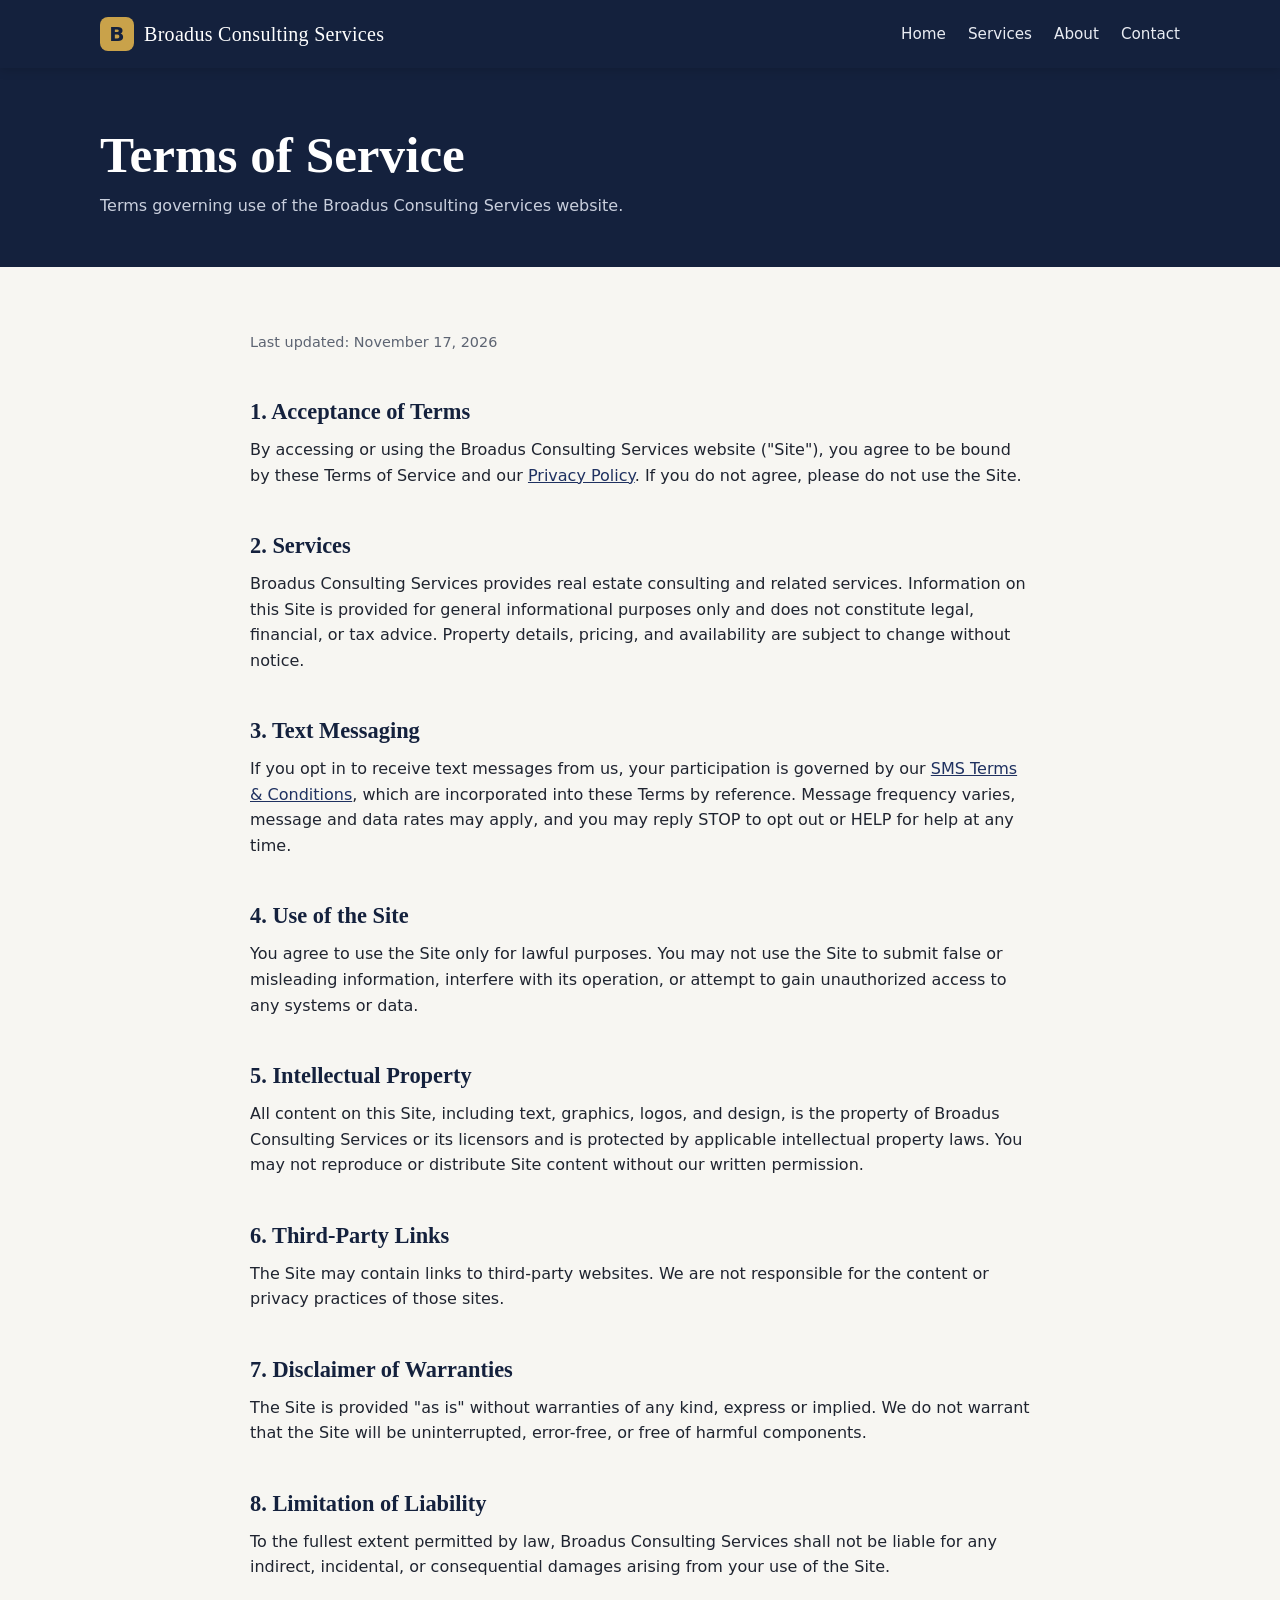
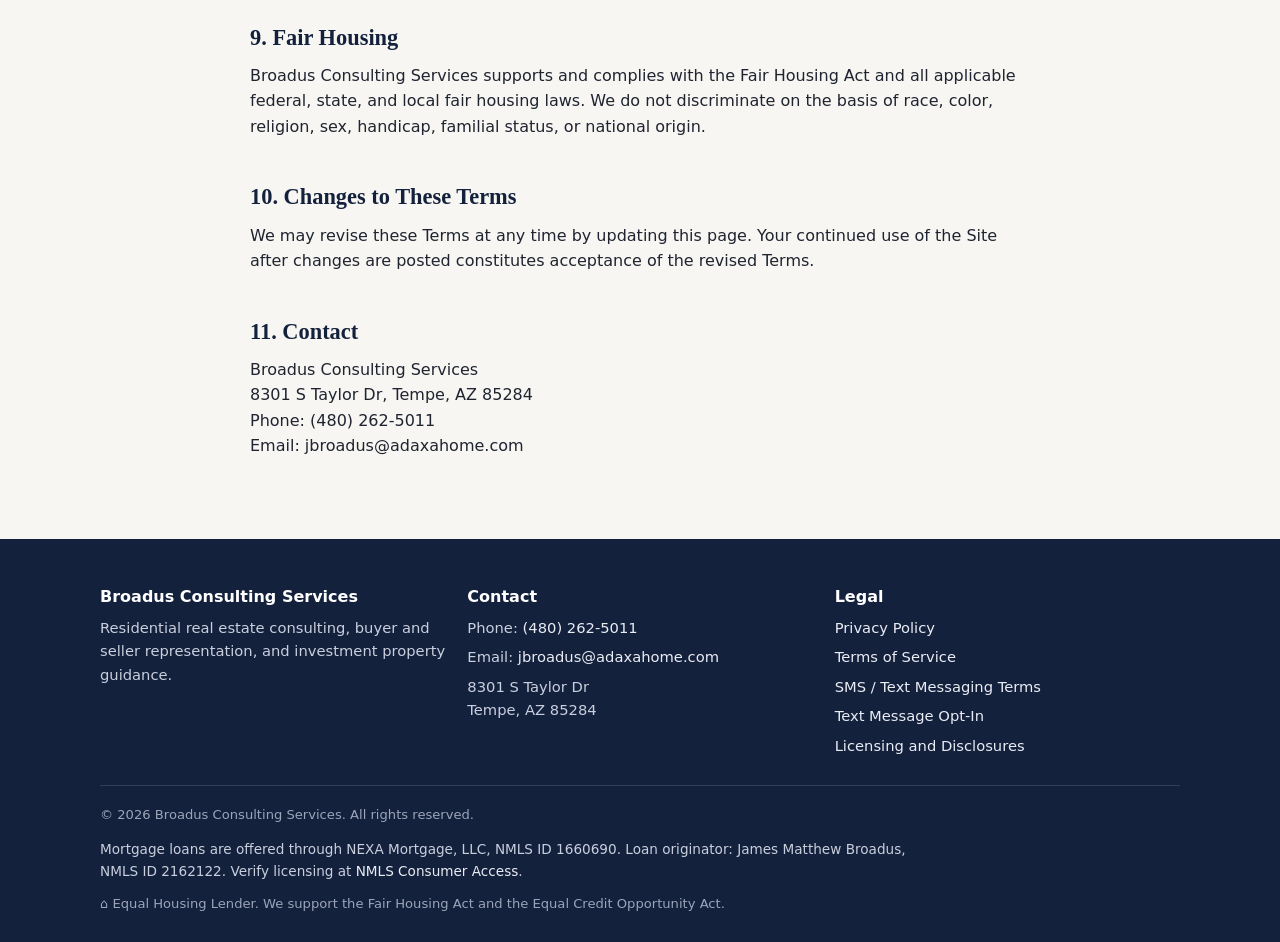
<file: terms.html>
<!DOCTYPE html>
<html lang="en">
<head>
<meta charset="UTF-8">
<meta name="viewport" content="width=device-width, initial-scale=1.0">
<title>Terms of Service | Broadus Consulting Services</title>
<meta name="description" content="Terms of Service for the Broadus Consulting Services website.">
<link rel="stylesheet" href="styles.css">
</head>
<body>
<header class="site-header">
  <div class="container">
    <a class="brand" href="index.html"><span class="mark">B</span>Broadus Consulting Services</a>
    <button class="nav-toggle" aria-label="Toggle menu" onclick="document.getElementById('nav').classList.toggle('open')">&#9776;</button>
    <nav class="main" id="nav">
      <ul>
        <li><a href="index.html">Home</a></li>
        <li><a href="index.html#services">Services</a></li>
        <li><a href="index.html#about">About</a></li>
        <li><a href="contact.html">Contact</a></li>
      </ul>
    </nav>
  </div>
</header>
<div class="page-title"><div class="container"><h1>Terms of Service</h1><p>Terms governing use of the Broadus Consulting Services website.</p></div></div>
<section><div class="container legal">
<p class="updated">Last updated: November 17, 2026</p>

<h2>1. Acceptance of Terms</h2>
<p>By accessing or using the Broadus Consulting Services website ("Site"), you agree to be bound by these Terms of Service and our <a href="privacy-policy.html">Privacy Policy</a>. If you do not agree, please do not use the Site.</p>

<h2>2. Services</h2>
<p>Broadus Consulting Services provides real estate consulting and related services. Information on this Site is provided for general informational purposes only and does not constitute legal, financial, or tax advice. Property details, pricing, and availability are subject to change without notice.</p>

<h2>3. Text Messaging</h2>
<p>If you opt in to receive text messages from us, your participation is governed by our <a href="sms-terms.html">SMS Terms &amp; Conditions</a>, which are incorporated into these Terms by reference. Message frequency varies, message and data rates may apply, and you may reply STOP to opt out or HELP for help at any time.</p>

<h2>4. Use of the Site</h2>
<p>You agree to use the Site only for lawful purposes. You may not use the Site to submit false or misleading information, interfere with its operation, or attempt to gain unauthorized access to any systems or data.</p>

<h2>5. Intellectual Property</h2>
<p>All content on this Site, including text, graphics, logos, and design, is the property of Broadus Consulting Services or its licensors and is protected by applicable intellectual property laws. You may not reproduce or distribute Site content without our written permission.</p>

<h2>6. Third-Party Links</h2>
<p>The Site may contain links to third-party websites. We are not responsible for the content or privacy practices of those sites.</p>

<h2>7. Disclaimer of Warranties</h2>
<p>The Site is provided "as is" without warranties of any kind, express or implied. We do not warrant that the Site will be uninterrupted, error-free, or free of harmful components.</p>

<h2>8. Limitation of Liability</h2>
<p>To the fullest extent permitted by law, Broadus Consulting Services shall not be liable for any indirect, incidental, or consequential damages arising from your use of the Site.</p>

<h2>9. Fair Housing</h2>
<p>Broadus Consulting Services supports and complies with the Fair Housing Act and all applicable federal, state, and local fair housing laws. We do not discriminate on the basis of race, color, religion, sex, handicap, familial status, or national origin.</p>

<h2>10. Changes to These Terms</h2>
<p>We may revise these Terms at any time by updating this page. Your continued use of the Site after changes are posted constitutes acceptance of the revised Terms.</p>

<h2>11. Contact</h2>
<p>Broadus Consulting Services<br>8301 S Taylor Dr, Tempe, AZ 85284<br>Phone: (480) 262-5011<br>Email: jbroadus@adaxahome.com</p>
</div></section>
<footer>
  <div class="container">
    <div class="grid cols-3">
      <div>
        <h3>Broadus Consulting Services</h3>
        <p>Residential real estate consulting, buyer and seller representation, and investment property guidance.</p>
      </div>
      <div>
        <h3>Contact</h3>
        <ul>
          <li>Phone: <a href="tel:+14802625011">(480) 262-5011</a></li>
          <li>Email: <a href="mailto:jbroadus@adaxahome.com">jbroadus@adaxahome.com</a></li>
          <li>8301 S Taylor Dr<br>Tempe, AZ 85284</li>
        </ul>
      </div>
      <div>
        <h3>Legal</h3>
        <ul>
          <li><a href="privacy-policy.html">Privacy Policy</a></li>
          <li><a href="terms.html">Terms of Service</a></li>
          <li><a href="sms-terms.html">SMS / Text Messaging Terms</a></li>
          <li><a href="contact.html">Text Message Opt-In</a></li>
          <li><a href="disclosures.html">Licensing and Disclosures</a></li>
        </ul>
      </div>
    </div>
    <div class="legalline">
      &copy; <span id="year"></span> Broadus Consulting Services. All rights reserved.
      <p class="mortgage-disclosure">Mortgage loans are offered through NEXA Mortgage, LLC, NMLS ID 1660690. Loan originator: James Matthew Broadus, NMLS ID 2162122. Verify licensing at <a href="https://www.nmlsconsumeraccess.org/" target="_blank" rel="noopener">NMLS Consumer Access</a>.</p>
      <div class="eho">&#8962; Equal Housing Lender. We support the Fair Housing Act and the Equal Credit Opportunity Act.</div>
    </div>
  </div>
</footer>
<script>document.getElementById('year').textContent=new Date().getFullYear();</script>
</body>
</html>
</file>
<file: styles.css>
:root{
  --navy:#14213d;--navy-2:#1f3160;--gold:#c9a24a;--gold-2:#b08b36;
  --bg:#f7f6f2;--card:#ffffff;--text:#1f2430;--muted:#5d6472;--line:#e3e1da;
  --radius:12px;--max:1120px;
}
*{box-sizing:border-box}
html{scroll-behavior:smooth}
body{margin:0;font-family:"Segoe UI",system-ui,-apple-system,Helvetica,Arial,sans-serif;color:var(--text);background:var(--bg);line-height:1.6}
a{color:var(--navy-2)}
img{max-width:100%;display:block}
.container{max-width:var(--max);margin:0 auto;padding:0 20px}
h1,h2,h3{font-family:Georgia,"Times New Roman",serif;line-height:1.2;margin:0 0 .5em;color:var(--navy)}
h1{font-size:clamp(2rem,4.5vw,3.2rem)}
h2{font-size:clamp(1.5rem,3vw,2.1rem)}
h3{font-size:1.2rem}
p{margin:0 0 1em}
.muted{color:var(--muted)}
.small{font-size:.9rem}

/* header */
.site-header{background:var(--navy);color:#fff;position:sticky;top:0;z-index:20;box-shadow:0 2px 10px rgba(0,0,0,.15)}
.site-header .container{display:flex;align-items:center;justify-content:space-between;height:68px}
.brand{display:flex;align-items:center;gap:10px;color:#fff;text-decoration:none;font-family:Georgia,serif;font-size:1.25rem;letter-spacing:.3px}
.brand .mark{width:34px;height:34px;border-radius:8px;background:var(--gold);display:grid;place-items:center;color:var(--navy);font-weight:700;font-family:system-ui,sans-serif}
nav.main ul{list-style:none;display:flex;gap:22px;margin:0;padding:0}
nav.main a{color:#e9ecf3;text-decoration:none;font-size:.95rem}
nav.main a:hover,nav.main a[aria-current]{color:var(--gold)}
.nav-toggle{display:none;background:none;border:1px solid rgba(255,255,255,.4);color:#fff;border-radius:8px;padding:6px 10px;font-size:1rem}
@media(max-width:760px){
  .nav-toggle{display:block}
  nav.main{position:absolute;left:0;right:0;top:68px;background:var(--navy);display:none;padding:10px 20px 18px;border-top:1px solid rgba(255,255,255,.1)}
  nav.main.open{display:block}
  nav.main ul{flex-direction:column;gap:12px}
}

/* hero */
.hero{background:linear-gradient(rgba(20,33,61,.78),rgba(20,33,61,.85)),url("hero.svg") center/cover;color:#fff;padding:96px 0}
.hero h1{color:#fff}
.hero p{font-size:1.15rem;max-width:620px;color:#dfe3ec}
.btn{display:inline-block;background:var(--gold);color:var(--navy);padding:12px 22px;border-radius:8px;text-decoration:none;font-weight:600;border:0;cursor:pointer;font-size:1rem}
.btn:hover{background:var(--gold-2)}
.btn.outline{background:transparent;color:#fff;border:1px solid rgba(255,255,255,.6);margin-left:10px}
.btn.outline:hover{background:rgba(255,255,255,.1)}

/* sections */
section{padding:64px 0}
section.alt{background:#fff;border-top:1px solid var(--line);border-bottom:1px solid var(--line)}
.grid{display:grid;gap:22px}
.grid.cols-3{grid-template-columns:repeat(3,1fr)}
.grid.cols-2{grid-template-columns:repeat(2,1fr)}
@media(max-width:860px){.grid.cols-3,.grid.cols-2{grid-template-columns:1fr}}
.card{background:var(--card);border:1px solid var(--line);border-radius:var(--radius);padding:24px;box-shadow:0 1px 3px rgba(0,0,0,.04)}
.card .icon{width:44px;height:44px;border-radius:10px;background:#f3ecd8;color:var(--gold-2);display:grid;place-items:center;font-size:1.3rem;margin-bottom:12px}
.listing{padding:0;overflow:hidden}
.listing .photo{height:180px;background:var(--navy-2);display:grid;place-items:center;color:#fff;font-family:Georgia,serif}
.listing .photo.p1{background:linear-gradient(135deg,#2b4a7a,#1f3160)}
.listing .photo.p2{background:linear-gradient(135deg,#5b6c8a,#2d3f63)}
.listing .photo.p3{background:linear-gradient(135deg,#8a6d3b,#5a4320)}
.listing .body{padding:18px 20px}
.price{font-weight:700;color:var(--navy);font-size:1.15rem}
.badge{display:inline-block;background:#f3ecd8;color:var(--gold-2);font-size:.75rem;padding:3px 9px;border-radius:999px;font-weight:600;letter-spacing:.3px;text-transform:uppercase}
.stats{display:flex;gap:28px;flex-wrap:wrap;margin-top:18px}
.stat b{display:block;font-size:1.8rem;color:var(--navy);font-family:Georgia,serif}

/* forms */
form{display:grid;gap:14px}
label{font-weight:600;font-size:.95rem}
input[type=text],input[type=email],input[type=tel],select,textarea{width:100%;padding:11px 12px;border:1px solid #cfd3db;border-radius:8px;font:inherit;background:#fff}
input:focus,select:focus,textarea:focus{outline:2px solid var(--gold);border-color:var(--gold)}
.field{display:grid;gap:6px}
.row{display:grid;grid-template-columns:1fr 1fr;gap:14px}
@media(max-width:600px){.row{grid-template-columns:1fr}}
.consent{display:grid;grid-template-columns:auto 1fr;gap:10px;align-items:start;background:#fbf8ef;border:1px solid #ecdfb9;border-radius:8px;padding:14px}
.consent input{margin-top:5px;width:18px;height:18px}
.consent label{font-weight:400;font-size:.9rem;line-height:1.5}
.form-note{font-size:.85rem;color:var(--muted)}
.success{display:none;background:#e8f5ec;border:1px solid #bfe3c8;color:#1d5a2e;padding:16px;border-radius:8px}

/* legal pages */
.legal{max-width:820px}
.legal h2{margin-top:2em;font-size:1.4rem}
.legal ul{padding-left:1.3em}
.legal .updated{color:var(--muted);font-size:.9rem;margin-bottom:2em}
.callout{background:#fbf8ef;border-left:4px solid var(--gold);padding:14px 18px;border-radius:0 8px 8px 0;margin:1.2em 0}
.page-title{background:var(--navy);color:#fff;padding:56px 0 48px}
.page-title h1{color:#fff;margin:0}
.page-title p{color:#c9cfdd;margin:8px 0 0}

/* footer */
footer{background:var(--navy);color:#c9cfdd;padding:48px 0 28px;font-size:.92rem}
footer .grid{margin-bottom:28px}
footer h3{color:#fff;font-size:1rem;font-family:system-ui,sans-serif;margin-bottom:.6em}
footer a{color:#e9ecf3;text-decoration:none}
footer a:hover{color:var(--gold)}
footer ul{list-style:none;padding:0;margin:0;display:grid;gap:6px}
footer .legalline{border-top:1px solid rgba(255,255,255,.12);padding-top:18px;font-size:.82rem;color:#9ba4b8}
footer .eho{display:flex;align-items:center;gap:10px;margin-top:10px}

.mortgage-disclosure{font-size:.85rem;color:#c9cfdd;margin:14px 0 0;max-width:820px}
</file>
